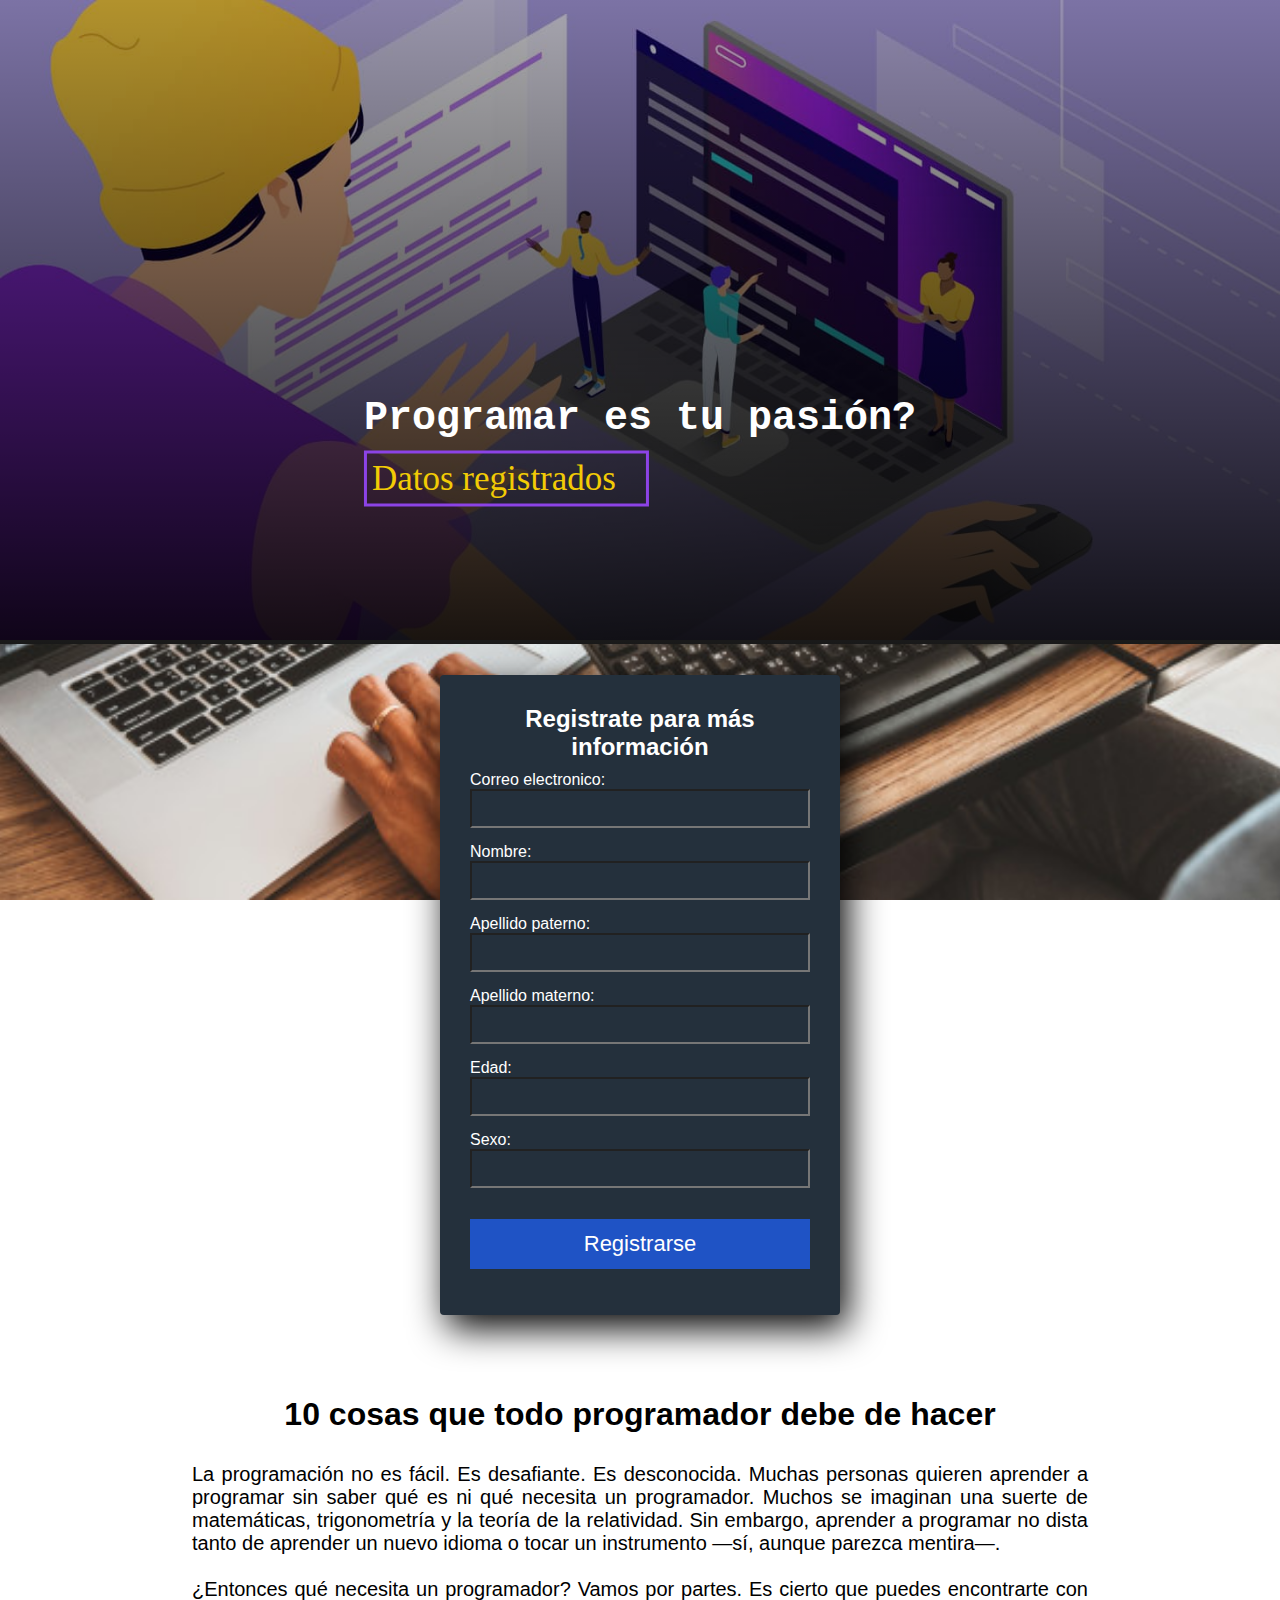
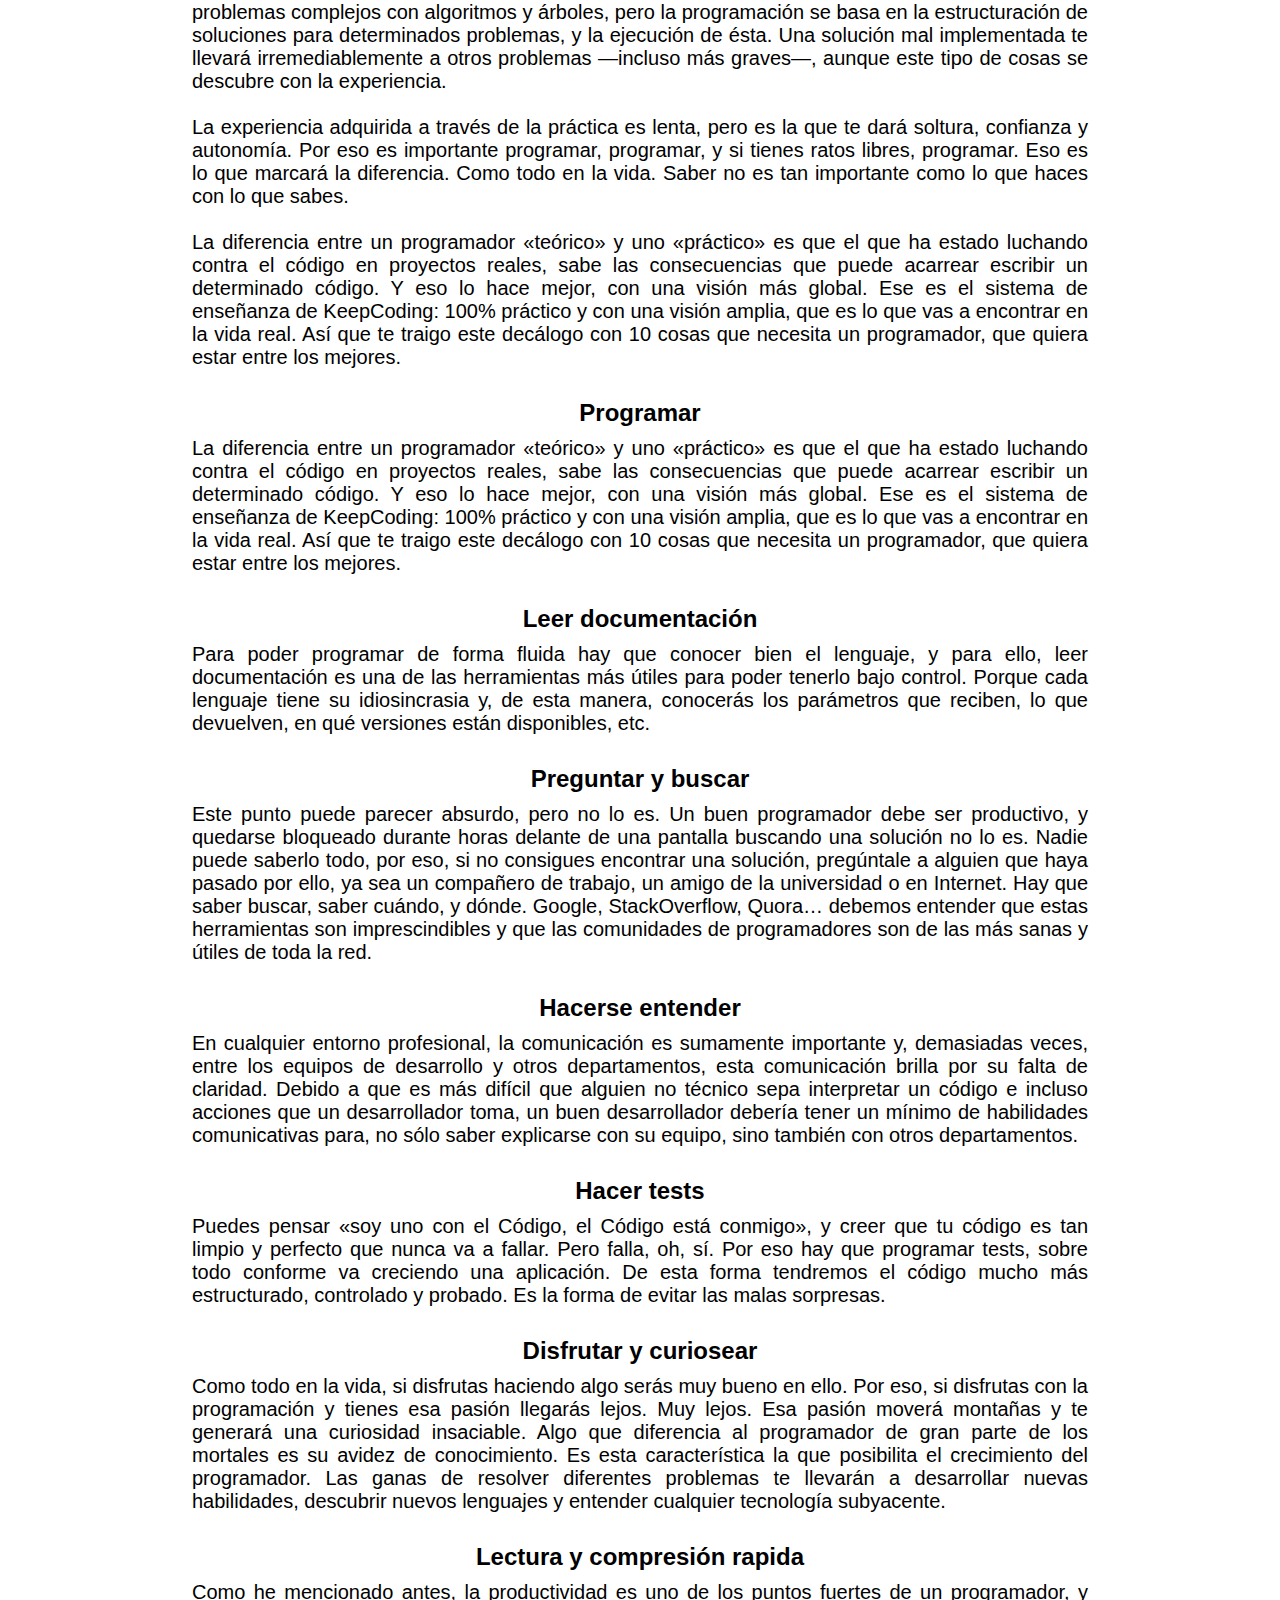
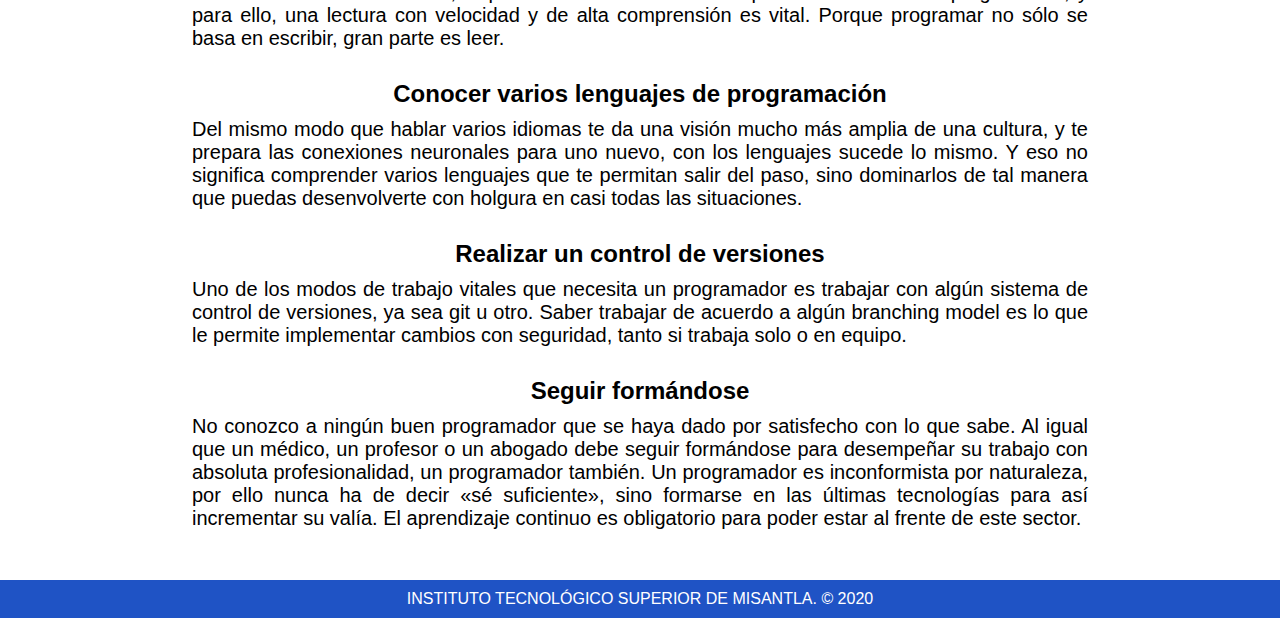
<file: index.html>
<!DOCTYPE html>
<html>
    <head>
        <meta charset="utf-8">
        <title>Conexion a la base de datos</title>
        <meta name="viewport" content="width=device-width, initial-scale=1">
        <link rel="stylesheet" href="index.css">
        <script src="index.js"></script>
    </head>
    <body>
        <main>
            <section id="banner">
                <img src="../imagenes/imgHeader.jpg">
                <div class="contenedor">
                    <h1>Programar es tu pasión?</h1>
                    <a href="indexOperaciones.html">Datos registrados</a>
                </div>
            </section>

            <section id="formulario">
                <div id="preguntas">
                    <form action="index.php" method="POST" enctype="multipart/form-data">
                        <h2>Registrate para más información</h2>
                        <label for="correo">Correo electronico:</label>
                        <input type="text" name = "CORREO" id="correo">
                        <label for="nombre">Nombre: </label>
                        <input type="text" name = "NOMBRE"id="nombre">
                        <label for="apPaterno">Apellido paterno:</label>
                        <input type="text" name = "APPATERNO" id="apPaterno">
                        <label for="apMaterno">Apellido materno:</label>
                        <input type="text" name = "APMATERNO" id="apMaterno">
                        <label for="edad">Edad:</label>
                        <input type="number" name = "EDAD" id="edad">
                        <label for="sexo">Sexo:</label>
                        <input type="text" name = "SEXO" id="sexo">
                        <input type="text" id="data" name="DATA" hidden="hidden">
                        <button type="submit">Registrarse</button>
                    </form>
                </div>
            </section>

            <section id="informacion">
                <div class="contenedor2">
                    <h1>10 cosas que todo programador debe de hacer</h1>
                
                    <p>La programación no es fácil. Es desafiante. Es desconocida. Muchas personas quieren aprender a programar sin saber qué es ni qué necesita un programador. 
                        Muchos se imaginan una suerte de matemáticas, trigonometría y la teoría de la relatividad. Sin embargo, aprender a programar no dista tanto de aprender 
                        un nuevo idioma o tocar un instrumento —sí, aunque parezca mentira—.</p>

                    <p><br>¿Entonces qué necesita un programador? Vamos por partes. Es cierto que puedes encontrarte con problemas complejos con algoritmos y árboles, pero la 
                        programación se basa en la estructuración de soluciones para determinados problemas, y la ejecución de ésta. Una solución mal implementada te llevará 
                        irremediablemente a otros problemas —incluso más graves—, aunque este tipo de cosas se descubre con la experiencia.</p>

                    <p><br>La experiencia adquirida a través de la práctica es lenta, pero es la que te dará soltura, confianza y autonomía. Por eso es importante programar, 
                        programar, y si tienes ratos libres, programar. Eso es lo que marcará la diferencia. Como todo en la vida. Saber no es tan importante como lo que 
                        haces con lo que sabes.</p> 
                        
                    <p><br>La diferencia entre un programador «teórico» y uno «práctico» es que el que ha estado luchando contra el código en proyectos reales, sabe las 
                        consecuencias que puede acarrear escribir un determinado código. Y eso lo hace mejor, con una visión más global. Ese es el sistema de enseñanza 
                        de KeepCoding: 100% práctico y con una visión amplia, que es lo que vas a encontrar en la vida real. Así que te traigo este decálogo con 10 cosas que 
                        necesita un programador, que quiera estar entre los mejores.</p>
                    
                    <h2>Programar</h2>    
                    <p>
                        La diferencia entre un programador «teórico» y uno «práctico» es que el que ha estado luchando contra el código en proyectos reales, sabe las 
                        consecuencias que puede acarrear escribir un determinado código. Y eso lo hace mejor, con una visión más global. Ese es el sistema de enseñanza de 
                        KeepCoding: 100% práctico y con una visión amplia, que es lo que vas a encontrar en la vida real. Así que te traigo este decálogo con 10 cosas que 
                        necesita un programador, que quiera estar entre los mejores.
                    </p>

                    <h2>Leer documentación</h2>
                    <p>
                        Para poder programar de forma fluida hay que conocer bien el lenguaje, y para ello, leer documentación es una de las herramientas más útiles para 
                        poder tenerlo bajo control. Porque cada lenguaje tiene su idiosincrasia y, de esta manera, conocerás los parámetros que reciben, lo que devuelven, 
                        en qué versiones están disponibles, etc.
                    </p>

                    <h2>Preguntar y buscar</h2>
                    <p>
                        Este punto puede parecer absurdo, pero no lo es. Un buen programador debe ser productivo, y quedarse bloqueado durante horas delante de una pantalla 
                        buscando una solución no lo es. Nadie puede saberlo todo, por eso, si no consigues encontrar una solución, pregúntale a alguien que haya pasado por 
                        ello, ya sea un compañero de trabajo, un amigo de la universidad o en Internet. Hay que saber buscar, saber cuándo, y dónde. Google, StackOverflow, 
                        Quora… debemos entender que estas herramientas son imprescindibles y que las comunidades de programadores son de las más sanas y útiles de toda la red.
                    </p>

                    <h2>Hacerse entender</h2>
                    <p>
                        En cualquier entorno profesional, la comunicación es sumamente importante y, demasiadas veces, entre los equipos de desarrollo y otros departamentos, 
                        esta comunicación brilla por su falta de claridad. Debido a que es más difícil que alguien no técnico sepa interpretar un código e incluso acciones que 
                        un desarrollador toma, un buen desarrollador debería tener un mínimo de habilidades comunicativas para, no sólo saber explicarse con su equipo, sino 
                        también con otros departamentos.
                    </p>

                    <h2>Hacer tests</h2>
                    <p>
                        Puedes pensar «soy uno con el Código, el Código está conmigo», y creer que tu código es tan limpio y perfecto que nunca va a fallar. Pero falla, oh, 
                        sí. Por eso hay que programar tests, sobre todo conforme va creciendo una aplicación. De esta forma tendremos el código mucho más estructurado, controlado 
                        y probado. Es la forma de evitar las malas sorpresas.
                    </p>

                    <h2>Disfrutar y curiosear</h2>
                    <p>
                        Como todo en la vida, si disfrutas haciendo algo serás muy bueno en ello. Por eso, si disfrutas con la programación y tienes esa pasión llegarás lejos. Muy lejos. 
                        Esa pasión moverá montañas y te generará una curiosidad insaciable. Algo que diferencia al programador de gran parte de los mortales es su avidez de conocimiento. 
                        Es esta característica la que posibilita el crecimiento del programador. Las ganas de resolver diferentes problemas te llevarán a desarrollar nuevas habilidades, 
                        descubrir nuevos lenguajes y entender cualquier tecnología subyacente.
                    </p>

                    <h2>Lectura y compresión rapida</h2>
                    <p>
                        Como he mencionado antes, la productividad es uno de los puntos fuertes de un programador, y para ello, una lectura con velocidad y de alta comprensión es vital. 
                        Porque programar no sólo se basa en escribir, gran parte es leer.
                    </p>

                    <h2>Conocer varios lenguajes de programación</h2>
                    <p>
                        Del mismo modo que hablar varios idiomas te da una visión mucho más amplia de una cultura, y te prepara las conexiones neuronales para uno nuevo, con los 
                        lenguajes sucede lo mismo. Y eso no significa comprender varios lenguajes que te permitan salir del paso, sino dominarlos de tal manera que puedas desenvolverte 
                        con holgura en casi todas las situaciones.
                    </p>

                    <h2>Realizar un control de versiones</h2>
                    <p>
                        Uno de los modos de trabajo vitales que necesita un programador es trabajar con algún sistema de control de versiones, ya sea git u otro. Saber trabajar de acuerdo 
                        a algún branching model es lo que le permite implementar cambios con seguridad, tanto si trabaja solo o en equipo.
                    </p>
                    
                    <h2>Seguir formándose</h2>
                    <p>
                        No conozco a ningún buen programador que se haya dado por satisfecho con lo que sabe. Al igual que un médico, un profesor o un abogado debe seguir formándose para 
                        desempeñar su trabajo con absoluta profesionalidad, un programador también. Un programador es inconformista por naturaleza, por ello nunca ha de decir «sé suficiente»,
                        sino formarse en las últimas tecnologías para así incrementar su valía. El aprendizaje continuo es obligatorio para poder estar al frente de este sector.
                    </p>
                </div>
            </section>
        </main>
    </body>
    <footer>INSTITUTO TECNOLÓGICO SUPERIOR DE MISANTLA. &COPY; 2020</footer>
</html>
</file>
<file: index.css>
*{
    margin: 0;
    padding: 0;
    box-sizing: border-box;
}

/*CONFIGURACION DEL BANNER*/

#banner {
    position: relative;
}

#banner img{
    width: 100%;
    height: 100%;
}

#banner:before {
	content: "";
	width: 100%;
	height: 100%;
	position: absolute;
	top: 0;
	right: 0;
	background: linear-gradient(rgba(0,0,0,0.3), rgba(0,0,0,0.9));
}

#banner .contenedor{
    position: absolute;
    top: 70%;
    left: 50%;
    transform: translateX(-50%) translateY(-50%);
}

#banner .contenedor h1{
    text-align: center;
    color: white;
    font-size: 40px;
}

#banner h1{
    font-family: 'Courier New', Courier, monospace;
}

#banner a{
    display: block;
	width: 285px;
	color: #F2CB05;
	text-decoration: none;
	padding: 5px;
    margin-top: 10px;
    font-size: 35px;
	border: 3px solid #8C43E6 ;
}
/*CONDIFURACION DE LA INFORMACION*/
#informacion{
    font-family: 'Franklin Gothic Medium', 'Arial Narrow', Arial, sans-serif;
    margin-top: 50px;
    margin-bottom: 50px;
}

#informacion .contenedor2{
    display: flex;
	justify-content: center;
    flex-wrap: wrap; 
    margin-left: 15%;
    margin-right: 15%;
}

#informacion .contenedor2 p{
    text-align: justify;
}

#informacion .contenedor2 h2{
    margin-top: 30px;
    margin-bottom: 10px;
}

#informacion .contenedor2 h1{
    margin-bottom: 30px;
}

#informacion .contenedor2 p{
    font-size: 20px;
}

/*CONFIGURACION DEL FORMULARIO*/
#formulario{
    background-image: url(imagenes/imgProgramador.jpg);
    width: 100%;
    height: 100%;
    padding: 1px;
    background-position: center center;
    background-repeat: no-repeat;
    background-attachment: fixed;
    background-size: cover;
    font-family: Arial;
}

#preguntas {
    width: 400px;
    background: #24303c;
    padding: 30px;
    margin: auto;
    margin-top: 30px;
    margin-bottom: 30px;
    border-radius: 4px;
    color: white;
    box-shadow: 7px 13px 37px #000;
}

#preguntas h2{
    margin-bottom: 10px;
    text-align: center;
}

#preguntas input{
    width: 100%;
    background: #24303c;
    padding: 10px;
    margin-bottom: 15px;
    color: white;
}

#preguntas button{
    width: 100%;
    background: #1f53c5;
    border: none;
    padding: 12px;
    color: white;
    margin: 16px 0;
    font-size: 22px;
}

/*CONFIGURACION DEL FOOTER*/
footer{
    padding: 10px;
    background: #1f53c5;
    text-align: center;
    color: white;
    font-family: Arial, Helvetica, sans-serif;
}

@media(max-width: 1000px){
    #banner .contenedor h1{
        font-size: 32px;
    }

    #banner a{
        display: block;
        width: 220px;
        color: #F2CB05;
        text-decoration: none;
        padding: 5px;
        margin-top: 10px;
        border: 3px solid #8C43E6 ;
        font-size: 27px;
    }
}

@media(max-width: 900px){
    #banner .contenedor h1{
        font-size: 27px;
    }

    #banner a{
        display: block;
        width: 185px;
        color: #F2CB05;
        text-decoration: none;
        padding: 5px;
        margin-top: 10px;
        border: 3px solid #8C43E6 ;
        font-size: 22px;
    }
}

@media(max-width: 800px){
    #banner .contenedor h1{
        font-size: 25px;
    }

    #banner a{
        display: block;
        width: 165px;
        color: #F2CB05;
        text-decoration: none;
        padding: 5px;
        margin-top: 10px;
        border: 3px solid #8C43E6 ;
        font-size: 20px;
    }
}

@media(max-width: 700px){
    #banner .contenedor h1{
        font-size: 20px;
    }

    #banner a{
        display: block;
        width: 135px;
        color: #F2CB05;
        text-decoration: none;
        padding: 5px;
        margin-top: 10px;
        border: 3px solid #8C43E6 ;
        font-size: 16px;
    }

    #preguntas {
        width: 300px;
        background: #24303c;
        padding: 30px;
        margin: auto;
        margin-top: 30px;
        margin-bottom: 30px;
        border-radius: 4px;
        color: white;
        box-shadow: 7px 13px 37px #000;
    }
}

@media(max-width: 600px){
    #banner .contenedor h1{
        font-size: 16px;
    }

    #banner a{
        display: block;
        width: 110px;
        color: #F2CB05;
        text-decoration: none;
        padding: 5px;
        margin-top: 10px;
        border: 3px solid #8C43E6 ;
        font-size: 12px;
    }

    #formulario h2{
        font-size: 20px;
    }
    
    #preguntas {
        width: 250px;
        background: #24303c;
        padding: 30px;
        margin: auto;
        margin-top: 30px;
        margin-bottom: 30px;
        border-radius: 4px;
        color: white;
        box-shadow: 7px 13px 37px #000;
    }
}
</file>
